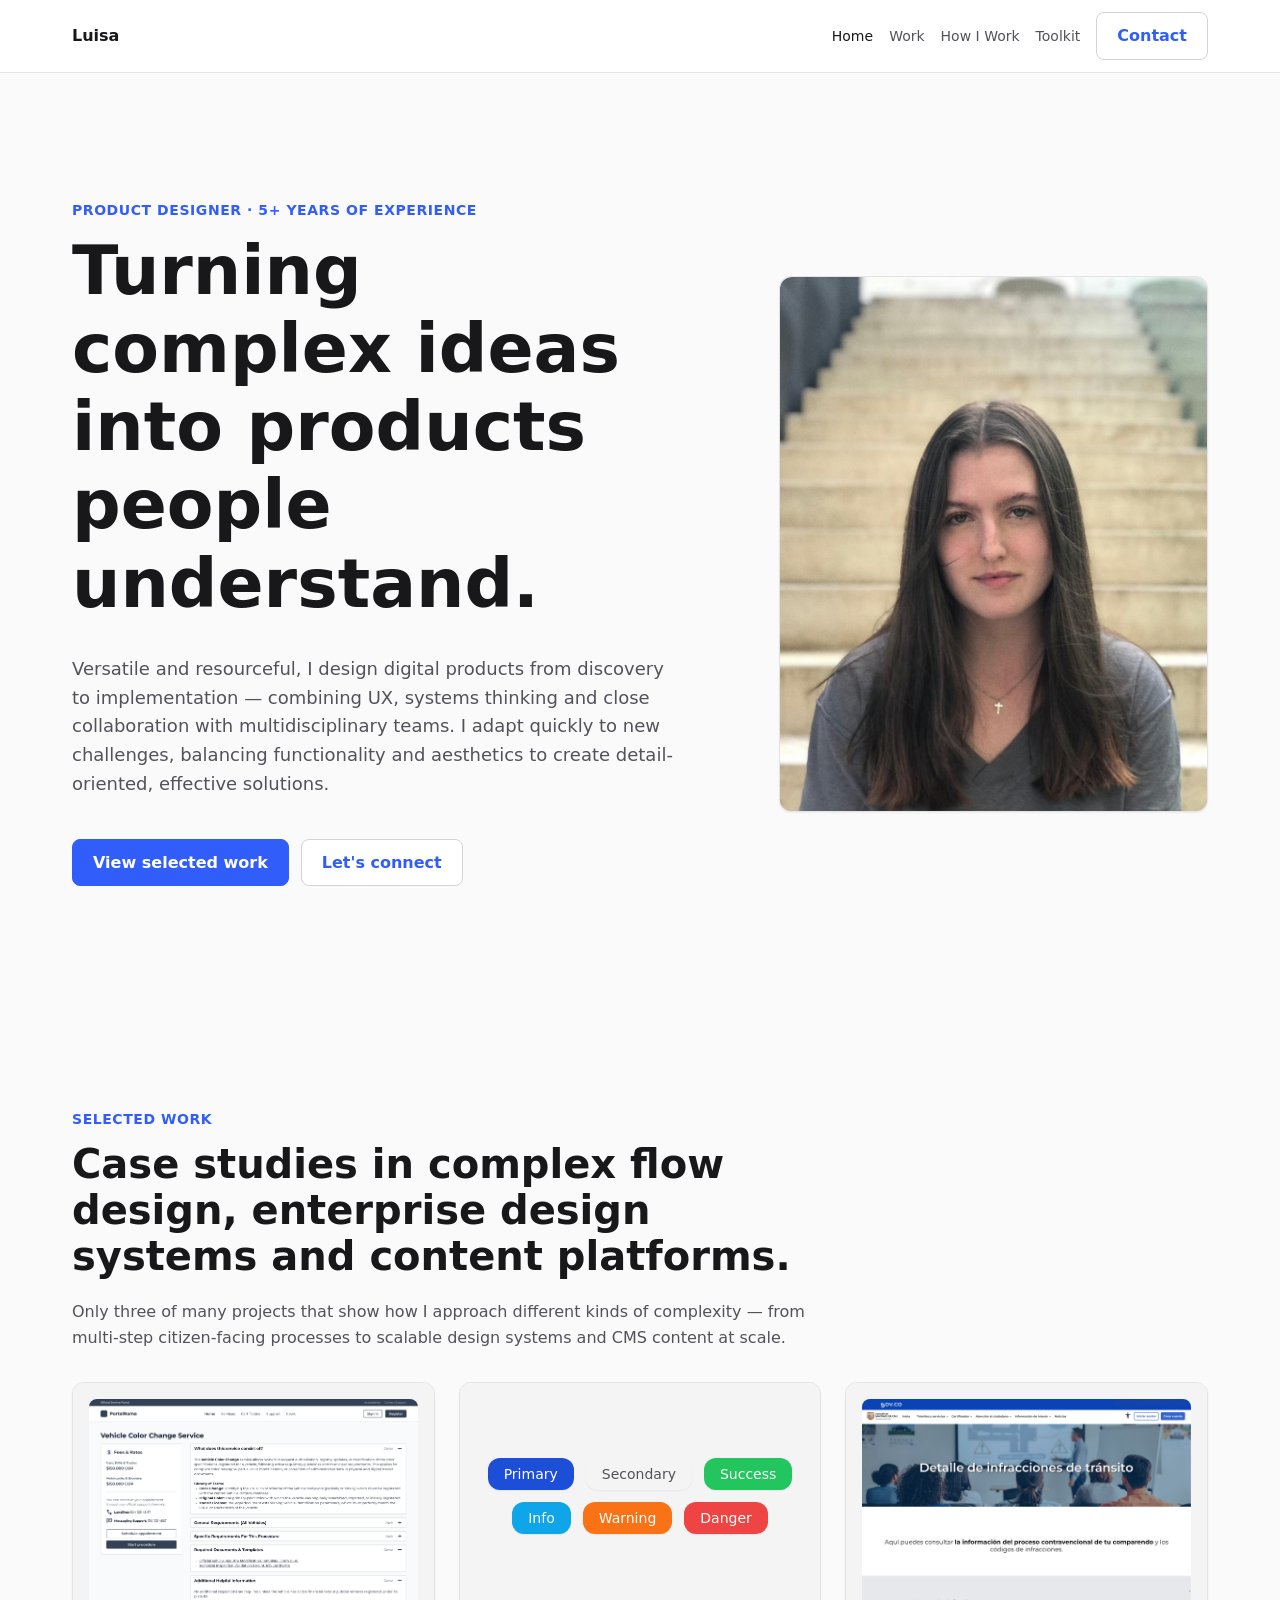
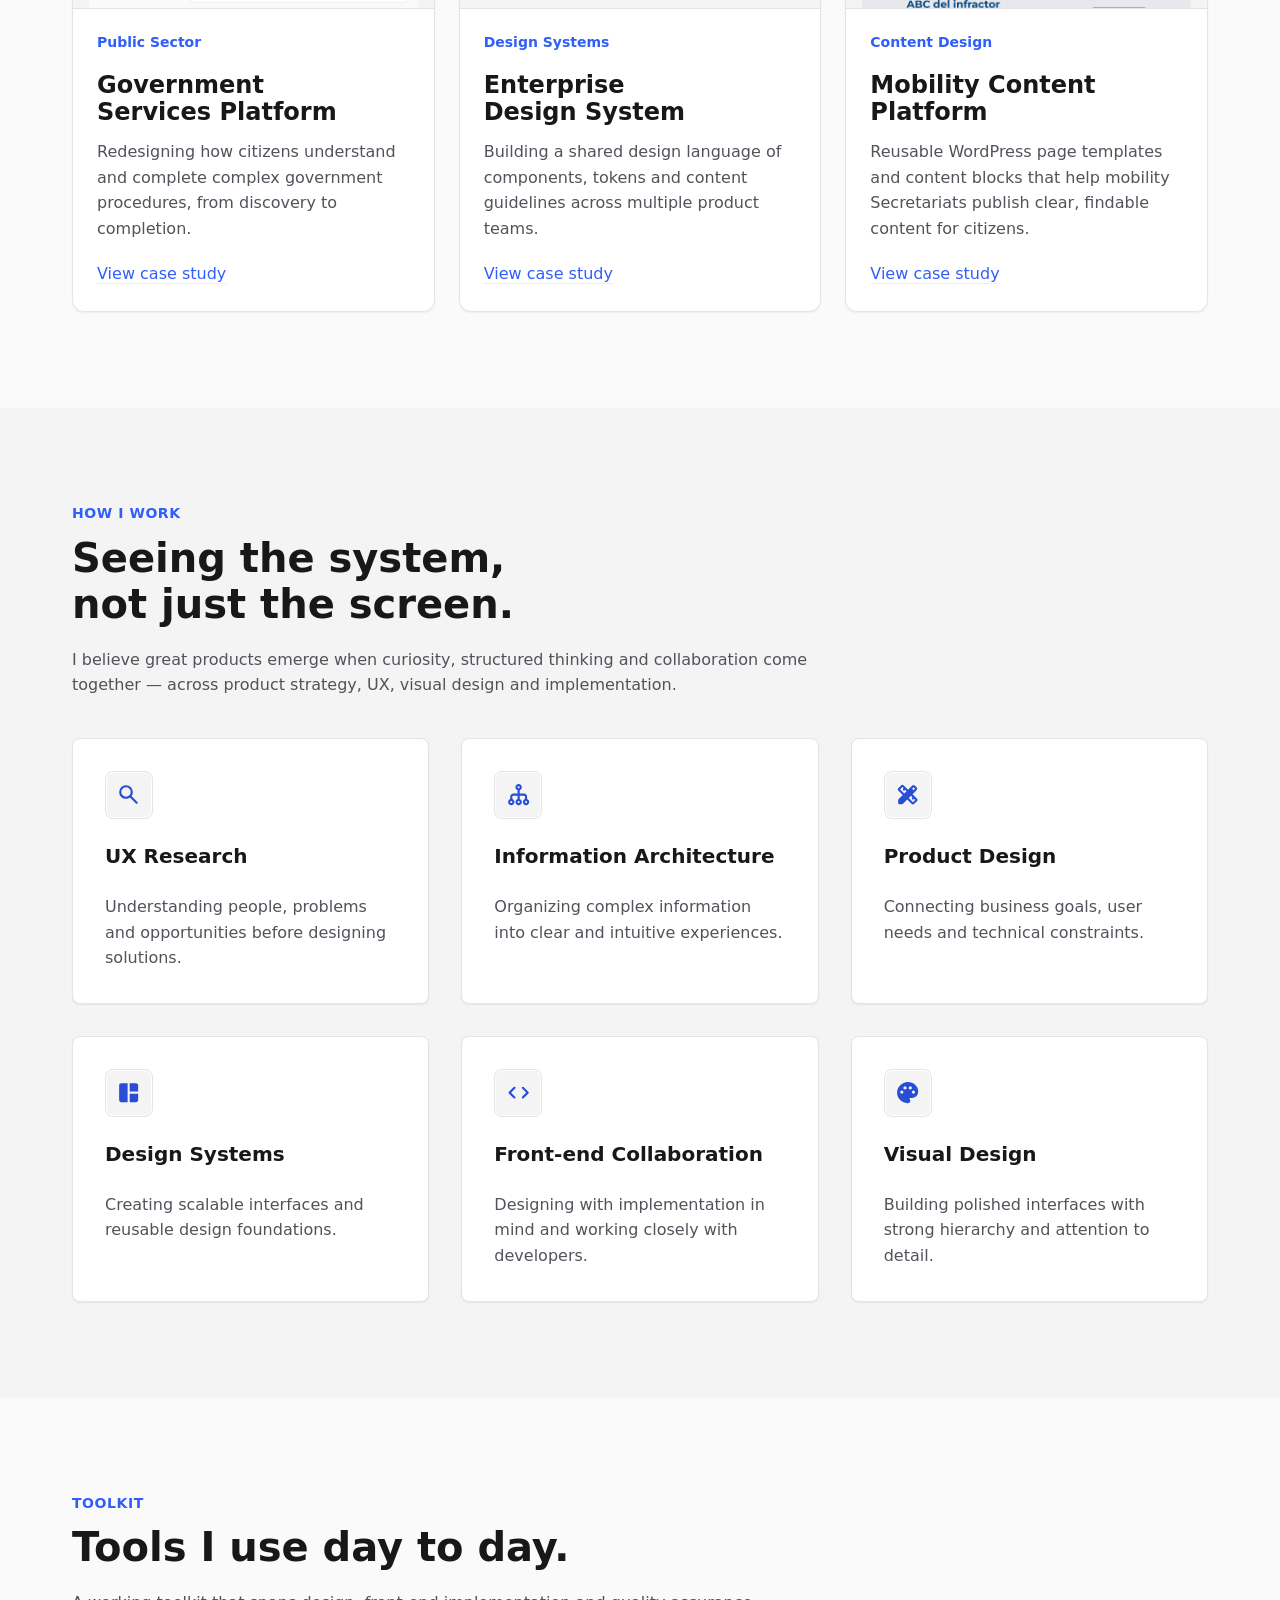
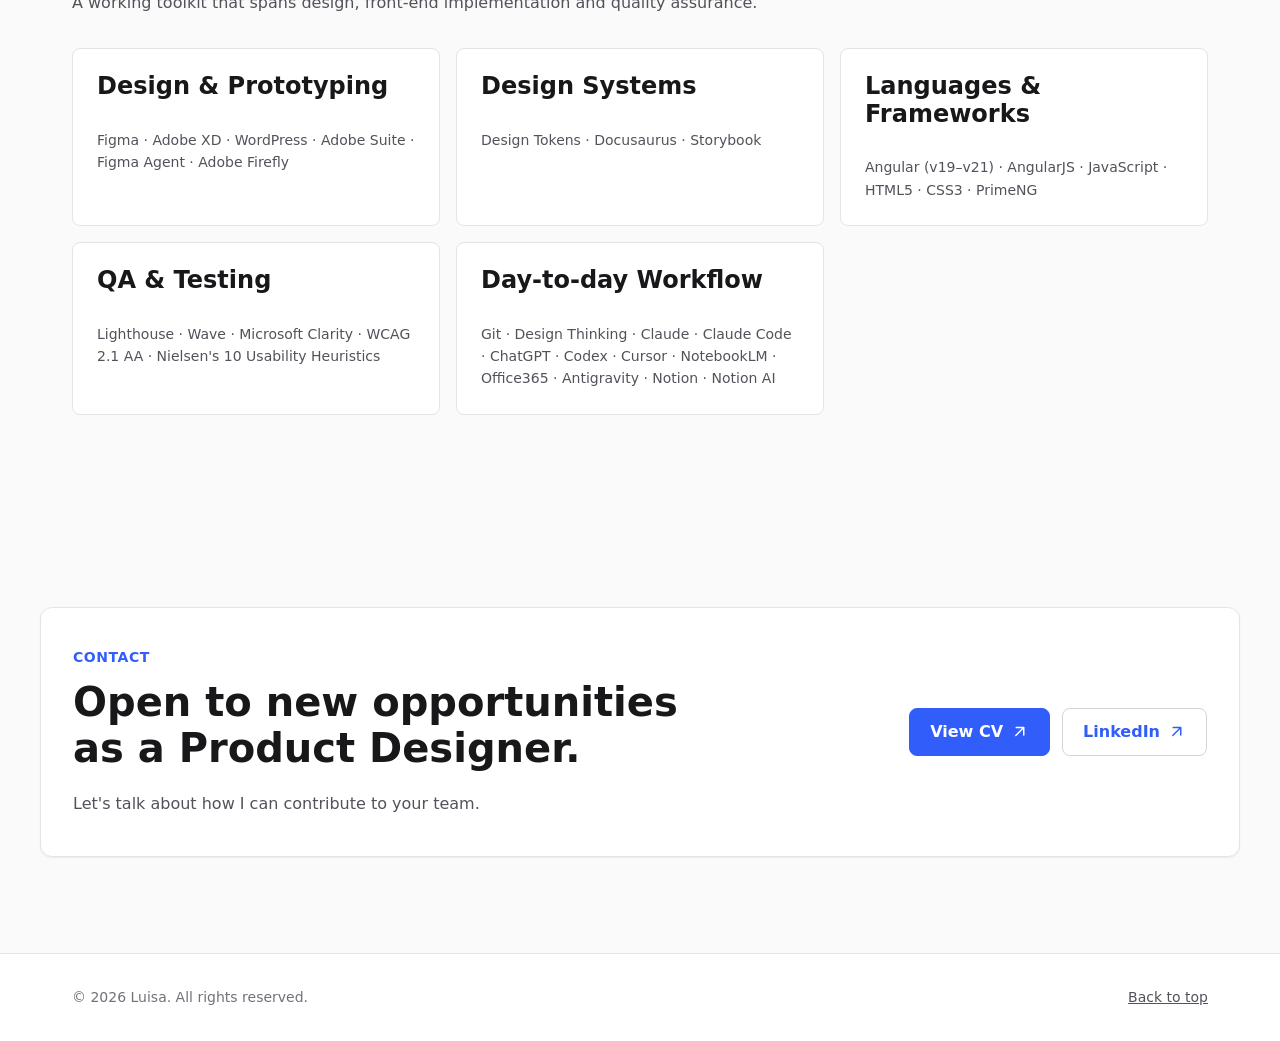
<file: index.html>
<!DOCTYPE html>
<html lang="en">
<head>
  <meta charset="utf-8">
  <meta name="viewport" content="width=device-width, initial-scale=1">
  <meta name="description" content="Portfolio homepage for Luisa, Product Designer.">
  <title>Luisa | Product Designer</title>
  <link rel="stylesheet" href="assets/css/style.css">
  <script src="assets/js/script.js" defer></script>
</head>
<body>
  <a class="skip-link" href="#main-content">Skip to main content</a>

  <header class="site-header">
    <nav class="site-nav container" aria-label="Primary navigation">
      <a class="site-logo" href="index.html" aria-label="Luisa home">Luisa</a>

      <div class="site-nav__right">
        <button type="button" class="nav-toggle" aria-expanded="false" aria-controls="site-nav-links" aria-label="Toggle navigation menu">
          <span class="nav-toggle__bar"></span>
          <span class="nav-toggle__bar"></span>
          <span class="nav-toggle__bar"></span>
        </button>

        <ul class="site-nav__links" id="site-nav-links">
          <li><a href="#hero" aria-current="page">Home</a></li>
          <li><a href="#work">Work</a></li>
          <li><a href="#expertise">How I Work</a></li>
          <li><a href="#tools">Toolkit</a></li>
        </ul>

        <a class="btn btn-secondary site-nav__action" href="#contact">Contact</a>
      </div>
    </nav>
  </header>

  <main id="main-content">
    <section class="hero section" id="hero" aria-labelledby="hero-heading">
      <div class="hero__inner container">
        <div class="hero__content">
          <p class="eyebrow">PRODUCT DESIGNER · 5+ YEARS OF EXPERIENCE</p>
          <h1 id="hero-heading">Turning complex ideas into products people understand.</h1>
          <p>
            Versatile and resourceful, I design digital products from discovery to
            implementation — combining UX, systems thinking and close collaboration with
            multidisciplinary teams. I adapt quickly to new challenges, balancing
            functionality and aesthetics to create detail-oriented, effective solutions.
          </p>
          <div class="hero__actions" aria-label="Hero actions">
            <a class="btn btn-primary" href="#work">View selected work</a>
            <a class="btn btn-secondary" href="#contact">Let&apos;s connect</a>
          </div>
        </div>

        <div class="portrait-placeholder">
          <img src="assets/images/luisa-portrait.jpg" alt="Portrait of Luisa, Product Designer">
        </div>
      </div>
    </section>

    <section class="section" id="work" aria-labelledby="work-heading">
      <div class="container">
        <div class="section__header">
          <p class="eyebrow">Selected Work</p>
          <h2 id="work-heading">Case studies in complex flow design, enterprise design systems and content platforms.</h2>
          <p>
            Only three of many projects that show how I approach different kinds of
            complexity — from multi-step citizen-facing processes to scalable design
            systems and CMS content at scale.
          </p>
        </div>

        <div class="project-grid" aria-label="Selected work">
          <article class="project-card">
            <div class="project-card__image">
              <img src="assets/images/hero-collage-service-overview.png" alt="Redesigned service overview screen for the Government Services Platform">
            </div>
            <div class="project-card__body">
              <p class="project-card__category">Public Sector</p>
              <h3>Government Services Platform</h3>
              <p>Redesigning how citizens understand and complete complex government procedures, from discovery to completion.</p>
              <a class="project-card__link" href="government-services-platform.html">View case study</a>
            </div>
          </article>

          <article class="project-card">
            <div class="project-card__image storybook-mock" role="img" aria-label="Live button variants rendered from the design system's severity tokens">
              <button type="button" class="storybook-mock__btn" style="background-color: #1D4ED8; color: #FFFFFF;" tabindex="-1">Primary</button>
              <button type="button" class="storybook-mock__btn" style="background-color: #F4F4F5; color: #52525B;" tabindex="-1">Secondary</button>
              <button type="button" class="storybook-mock__btn" style="background-color: #22C55E; color: #FFFFFF;" tabindex="-1">Success</button>
              <button type="button" class="storybook-mock__btn" style="background-color: #0EA5E9; color: #FFFFFF;" tabindex="-1">Info</button>
              <button type="button" class="storybook-mock__btn" style="background-color: #F97316; color: #FFFFFF;" tabindex="-1">Warning</button>
              <button type="button" class="storybook-mock__btn" style="background-color: #EF4444; color: #FFFFFF;" tabindex="-1">Danger</button>
            </div>
            <div class="project-card__body">
              <p class="project-card__category">Design Systems</p>
              <h3>Enterprise Design System</h3>
              <p>Building a shared design language of components, tokens and content guidelines across multiple product teams.</p>
              <a class="project-card__link" href="design-system.html">View case study</a>
            </div>
          </article>

          <article class="project-card">
            <div class="project-card__image">
              <img src="assets/images/mobility-infracciones.png" alt="Infracciones page from the Mobility Content Platform, showing a searchable table of traffic violation codes">
            </div>
            <div class="project-card__body">
              <p class="project-card__category">Content Design</p>
              <h3>Mobility Content Platform</h3>
              <p>Reusable WordPress page templates and content blocks that help mobility Secretariats publish clear, findable content for citizens.</p>
              <a class="project-card__link" href="content-pages.html">View case study</a>
            </div>
          </article>
        </div>
      </div>
    </section>

    <section class="section section--muted" id="expertise" aria-labelledby="expertise-heading">
      <div class="container">
        <div class="section__header">
          <p class="eyebrow">How I Work</p>
          <h2 id="expertise-heading">Seeing the system, not just the screen.</h2>
          <p>
            I believe great products emerge when curiosity, structured thinking and
            collaboration come together — across product strategy, UX, visual design
            and implementation.
          </p>
        </div>

        <div class="card-grid card-grid--six" aria-label="Core expertise">
          <article class="card expertise-card" tabindex="0">
            <div class="icon-placeholder" aria-hidden="true">
              <svg viewBox="0 -960 960 960"><path d="M380-320q-109 0-184.5-75.5T120-580q0-109 75.5-184.5T380-840q109 0 184.5 75.5T640-580q0 44-14 83t-38 69l224 224q11 11 11 28t-11 28q-11 11-28 11t-28-11L532-372q-30 24-69 38t-83 14Zm0-80q75 0 127.5-52.5T560-580q0-75-52.5-127.5T380-760q-75 0-127.5 52.5T200-580q0 75 52.5 127.5T380-400Z"/></svg>
            </div>
            <h3>UX Research</h3>
            <p>Understanding people, problems and opportunities before designing solutions.</p>
          </article>
          <article class="card expertise-card" tabindex="0">
            <div class="icon-placeholder" aria-hidden="true">
              <svg viewBox="0 -960 960 960"><path d="M200-80q-50 0-85-35t-35-85q0-39 22.5-70t57.5-43v-87q0-50 35-85t85-35h160v-127q-35-12-57.5-43T360-760q0-50 35-85t85-35q50 0 85 35t35 85q0 39-22.5 70T520-647v127h160q50 0 85 35t35 85v87q35 12 57.5 43t22.5 70q0 50-35 85t-85 35q-50 0-85-35t-35-85q0-39 22.5-70t57.5-43v-87q0-17-11.5-28.5T680-440H520v127q35 12 57.5 43t22.5 70q0 50-35 85t-85 35q-50 0-85-35t-35-85q0-39 22.5-70t57.5-43v-127H280q-17 0-28.5 11.5T240-400v87q35 12 57.5 43t22.5 70q0 50-35 85t-85 35Zm0-80q17 0 28.5-11.5T240-200q0-17-11.5-28.5T200-240q-17 0-28.5 11.5T160-200q0 17 11.5 28.5T200-160Zm280 0q17 0 28.5-11.5T520-200q0-17-11.5-28.5T480-240q-17 0-28.5 11.5T440-200q0 17 11.5 28.5T480-160Zm280 0q17 0 28.5-11.5T800-200q0-17-11.5-28.5T760-240q-17 0-28.5 11.5T720-200q0 17 11.5 28.5T760-160ZM480-720q17 0 28.5-11.5T520-760q0-17-11.5-28.5T480-800q-17 0-28.5 11.5T440-760q0 17 11.5 28.5T480-720Z"/></svg>
            </div>
            <h3>Information Architecture</h3>
            <p>Organizing complex information into clear and intuitive experiences.</p>
          </article>
          <article class="card expertise-card" tabindex="0">
            <div class="icon-placeholder" aria-hidden="true">
              <svg viewBox="0 -960 960 960"><path d="m352-522 86-87-56-57-16 16q-11 11-27.5 11.5T310-650q-12-12-12-28.5t12-28.5l15-15-45-45-87 87 159 158Zm328 329 87-87-45-45-16 15q-12 12-28 12t-28-12q-12-12-12-28t12-28l15-16-57-56-86 86 158 159Zm-31-510 56 56 56-56-57-57-55 57ZM160-120q-17 0-28.5-11.5T120-160v-113q0-8 3-15.5t9-13.5l163-163-173-173q-17-17-17-42t17-42l116-116q17-17 42-16.5t42 17.5l174 173 151-152q12-12 27-18t31-6q16 0 31 6t27 18l53 54q12 12 18 27t6 31q0 16-6 30.5T816-647L665-495l173 173q17 17 17 42t-17 42L722-122q-17 17-42 17t-42-17L465-295 302-132q-6 6-13.5 9t-15.5 3H160Z"/></svg>
            </div>
            <h3>Product Design</h3>
            <p>Connecting business goals, user needs and technical constraints.</p>
          </article>
          <article class="card expertise-card" tabindex="0">
            <div class="icon-placeholder" aria-hidden="true">
              <svg viewBox="0 -960 960 960"><path d="M440-120H200q-33 0-56.5-23.5T120-200v-560q0-33 23.5-56.5T200-840h240v720Zm80-400v-320h240q33 0 56.5 23.5T840-760v240H520Zm0 400v-320h320v240q0 33-23.5 56.5T760-120H520Z"/></svg>
            </div>
            <h3>Design Systems</h3>
            <p>Creating scalable interfaces and reusable design foundations.</p>
          </article>
          <article class="card expertise-card" tabindex="0">
            <div class="icon-placeholder" aria-hidden="true">
              <svg viewBox="0 -960 960 960"><path d="m193-479 155 155q11 11 11 28t-11 28q-11 11-28 11t-28-11L108-452q-6-6-8.5-13T97-480q0-8 2.5-15t8.5-13l184-184q12-12 28.5-12t28.5 12q12 12 12 28.5T349-635L193-479Zm574-2L612-636q-11-11-11-28t11-28q11-11 28-11t28 11l184 184q6 6 8.5 13t2.5 15q0 8-2.5 15t-8.5 13L668-268q-12 12-28 11.5T612-269q-12-12-12-28.5t12-28.5l155-155Z"/></svg>
            </div>
            <h3>Front-end Collaboration</h3>
            <p>Designing with implementation in mind and working closely with developers.</p>
          </article>
          <article class="card expertise-card" tabindex="0">
            <div class="icon-placeholder" aria-hidden="true">
              <svg viewBox="0 -960 960 960"><path d="M480-80q-82 0-155-31.5t-127.5-86Q143-252 111.5-325T80-480q0-83 32.5-156t88-127Q256-817 330-848.5T488-880q80 0 151 27.5t124.5 76q53.5 48.5 85 115T880-518q0 115-70 176.5T640-280h-74q-9 0-12.5 5t-3.5 11q0 12 15 34.5t15 51.5q0 50-27.5 74T480-80ZM303-457q17-17 17-43t-17-43q-17-17-43-17t-43 17q-17 17-17 43t17 43q17 17 43 17t43-17Zm120-160q17-17 17-43t-17-43q-17-17-43-17t-43 17q-17 17-17 43t17 43q17 17 43 17t43-17Zm200 0q17-17 17-43t-17-43q-17-17-43-17t-43 17q-17 17-17 43t17 43q17 17 43 17t43-17Zm120 160q17-17 17-43t-17-43q-17-17-43-17t-43 17q-17 17-17 43t17 43q17 17 43 17t43-17Z"/></svg>
            </div>
            <h3>Visual Design</h3>
            <p>Building polished interfaces with strong hierarchy and attention to detail.</p>
          </article>
        </div>
      </div>
    </section>

    <section class="section" id="tools" aria-labelledby="tools-heading">
      <div class="container">
        <div class="section__header">
          <p class="eyebrow">Toolkit</p>
          <h2 id="tools-heading">Tools I use day to day.</h2>
          <p>
            A working toolkit that spans design, front-end implementation and quality
            assurance.
          </p>
        </div>

        <div class="card-grid card-grid--three tool-groups" aria-label="Tools and technologies">
          <article class="card tool-group">
            <h3>Design &amp; Prototyping</h3>
            <p class="tool-list">Figma · Adobe XD · WordPress · Adobe Suite · Figma Agent · Adobe Firefly</p>
          </article>
          <article class="card tool-group">
            <h3>Design Systems</h3>
            <p class="tool-list">Design Tokens · Docusaurus · Storybook</p>
          </article>
          <article class="card tool-group">
            <h3>Languages &amp; Frameworks</h3>
            <p class="tool-list">Angular (v19&ndash;v21) · AngularJS · JavaScript · HTML5 · CSS3 · PrimeNG</p>
          </article>
          <article class="card tool-group">
            <h3>QA &amp; Testing</h3>
            <p class="tool-list">Lighthouse · Wave · Microsoft Clarity · WCAG 2.1 AA · Nielsen's 10 Usability Heuristics</p>
          </article>
          <article class="card tool-group">
            <h3>Day-to-day Workflow</h3>
            <p class="tool-list">Git · Design Thinking · Claude · Claude Code · ChatGPT · Codex · Cursor · NotebookLM · Office365 · Antigravity · Notion · Notion AI</p>
          </article>
        </div>
      </div>
    </section>

    <section class="section contact-cta" id="contact" aria-labelledby="contact-heading">
      <div class="contact-cta__inner container">
        <div class="contact-cta__content">
          <p class="eyebrow">Contact</p>
          <h2 id="contact-heading">Open to new opportunities as a Product Designer.</h2>
          <p>
            Let's talk about how I can contribute to your team.
          </p>
        </div>

        <address class="contact-links" aria-label="Contact links">
          <a class="btn btn-primary" href="assets/luisa-cv.pdf" target="_blank" rel="noopener noreferrer">
            View CV
            <svg class="btn__icon" aria-hidden="true" viewBox="0 -960 960 960" width="18" height="18"><path fill="currentColor" d="M640-624 284-268q-11 11-28 11t-28-11q-11-11-11-28t11-28l356-356H280q-17 0-28.5-11.5T240-720q0-17 11.5-28.5T280-760h400q17 0 28.5 11.5T720-720v400q0 17-11.5 28.5T680-280q-17 0-28.5-11.5T640-320v-304Z"/></svg>
          </a>
          <a class="btn btn-secondary" href="https://www.linkedin.com/in/luisalondonoescobar" target="_blank" rel="noopener noreferrer">
            LinkedIn
            <svg class="btn__icon" aria-hidden="true" viewBox="0 -960 960 960" width="18" height="18"><path fill="currentColor" d="M640-624 284-268q-11 11-28 11t-28-11q-11-11-11-28t11-28l356-356H280q-17 0-28.5-11.5T240-720q0-17 11.5-28.5T280-760h400q17 0 28.5 11.5T720-720v400q0 17-11.5 28.5T680-280q-17 0-28.5-11.5T640-320v-304Z"/></svg>
          </a>
        </address>
      </div>
    </section>
  </main>

  <footer class="site-footer">
    <div class="container site-footer__inner">
      <p>&copy; 2026 Luisa. All rights reserved.</p>
      <a href="#hero">Back to top</a>
    </div>
  </footer>
</body>
</html>
</file>
<file: assets/css/style.css>
/* ==========================================================================
   Design Tokens
   ========================================================================== */

@import url("tokens.css");

/* ==========================================================================
   Base
   ========================================================================== */

*,
*::before,
*::after {
  box-sizing: border-box;
}

html {
  min-width: var(--layout-page-min);
  font-family: var(--font-family-base);
  font-size: var(--font-size-base);
  line-height: var(--line-height-base);
  color: var(--color-ink);
  background: var(--color-surface);
  scroll-behavior: var(--motion-scroll-behavior);
}

body {
  margin: var(--space-0);
  font-family: inherit;
  font-size: var(--font-size-base);
  font-weight: var(--font-weight-regular);
  line-height: inherit;
  letter-spacing: var(--letter-spacing-normal);
  color: inherit;
  background: inherit;
}

main {
  width: var(--layout-full);
}

.skip-link {
  position: fixed;
  inset-block-start: var(--space-2);
  inset-inline-start: var(--space-2);
  z-index: var(--z-index-toast);
  padding-block: var(--space-2);
  padding-inline: var(--space-3);
  color: var(--color-white);
  background-color: var(--color-accent);
  border-radius: var(--radius-md);
  font-size: var(--font-size-sm);
  font-weight: var(--font-weight-semibold);
  line-height: var(--line-height-snug);
  text-decoration-line: none;
  transform: translateY(calc(-1 * var(--layout-header-height)));
  transition-duration: var(--motion-duration-fast);
  transition-property: transform;
  transition-timing-function: var(--motion-easing-standard);
}

.skip-link:focus-visible {
  transform: translateY(var(--space-0));
}

/* ==========================================================================
   Typography
   ========================================================================== */

main :where(h1, h2, h3, h4) {
  margin-block: var(--space-0) var(--space-4);
  font-family: var(--font-family-heading);
  font-weight: var(--font-weight-semibold);
  line-height: var(--line-height-tight);
  letter-spacing: var(--letter-spacing-normal);
  color: var(--color-ink-strong);
  text-wrap: balance;
}

main h1 {
  font-size: var(--font-size-3xl);
  margin-block-end: var(--space-6);
}

main h2 {
  font-size: var(--font-size-2xl);
  margin-block-end: var(--space-5);
}

main h3 {
  font-size: var(--font-size-xl);
}

main h4 {
  font-size: var(--font-size-lg);
}

main p {
  max-width: var(--layout-content-narrow);
  margin-block: var(--space-0) var(--space-5);
  font-size: var(--font-size-base);
  line-height: var(--line-height-base);
  color: var(--color-ink-muted);
}

main small {
  font-size: var(--font-size-sm);
  line-height: var(--line-height-snug);
  color: var(--color-ink-soft);
}

main strong {
  font-weight: var(--font-weight-semibold);
  color: var(--color-ink-strong);
}

main a {
  color: var(--color-accent);
  font-weight: var(--font-weight-medium);
  text-decoration-line: underline;
  text-decoration-color: var(--color-accent-soft);
  text-decoration-thickness: var(--text-decoration-thickness);
  text-underline-offset: var(--space-1);
  transition-duration: var(--motion-duration-fast);
  transition-property: color, text-decoration-color;
  transition-timing-function: var(--motion-easing-standard);
}

main a:hover {
  color: var(--color-accent-strong);
  text-decoration-color: var(--color-accent-strong);
}

main a:active {
  color: var(--color-accent-strong);
}

.eyebrow {
  margin-block-end: var(--space-3);
  font-size: var(--font-size-sm);
  font-weight: var(--font-weight-semibold);
  line-height: var(--line-height-snug);
  letter-spacing: var(--letter-spacing-wide);
  color: var(--color-accent);
  text-transform: uppercase;
}

/* ==========================================================================
   Layout
   ========================================================================== */

.container {
  width: min(var(--layout-full), var(--layout-content-max));
  margin-inline: auto;
  padding-inline: var(--layout-gutter);
}

.container-narrow {
  width: min(var(--layout-full), var(--layout-content-narrow));
  margin-inline: auto;
  padding-inline: var(--layout-gutter);
}

.section {
  padding-block: var(--layout-section-gap);
}

.section--muted {
  background-color: var(--color-surface-muted);
}

.section__inner {
  display: grid;
  gap: var(--space-8);
}

.section__header {
  max-width: var(--layout-content-narrow);
}

.section__content {
  max-width: var(--layout-content-narrow);
}

.text-flow > *:last-child {
  margin-block-end: var(--space-0);
}

/* ==========================================================================
   Header
   ========================================================================== */

.site-header {
  position: sticky;
  inset-block-start: var(--space-0);
  z-index: var(--z-index-sticky);
  min-height: var(--layout-header-height);
  background-color: var(--color-surface-raised);
  border-block-end: var(--border-width-sm) solid var(--color-border);
}

.site-nav {
  position: relative;
  display: flex;
  align-items: center;
  justify-content: space-between;
  gap: var(--space-4);
  min-height: var(--layout-header-height);
}

.site-nav__right {
  display: flex;
  align-items: center;
  gap: var(--space-4);
}

.nav-toggle {
  display: inline-flex;
  flex: none;
  flex-direction: column;
  align-items: center;
  justify-content: center;
  gap: 0.25rem;
  width: 2.5rem;
  height: 2.5rem;
  padding: var(--space-0);
  background-color: transparent;
  border: var(--border-width-sm) solid var(--color-border-strong);
  border-radius: var(--radius-md);
  cursor: pointer;
}

.nav-toggle__bar {
  display: block;
  width: 1.125rem;
  height: 2px;
  background-color: var(--color-ink-strong);
  border-radius: var(--radius-pill);
  transition: transform var(--motion-duration-fast) var(--motion-easing-standard),
              opacity var(--motion-duration-fast) var(--motion-easing-standard);
}

.nav-toggle[aria-expanded="true"] .nav-toggle__bar:nth-child(1) {
  transform: translateY(6px) rotate(45deg);
}

.nav-toggle[aria-expanded="true"] .nav-toggle__bar:nth-child(2) {
  opacity: 0;
}

.nav-toggle[aria-expanded="true"] .nav-toggle__bar:nth-child(3) {
  transform: translateY(-6px) rotate(-45deg);
}

.site-logo {
  flex: none;
  color: var(--color-ink-strong);
  font-weight: var(--font-weight-bold);
  line-height: var(--line-height-snug);
  text-decoration-line: none;
}

.site-logo:hover {
  color: var(--color-accent);
}

.site-nav__links {
  display: none;
  align-items: center;
  gap: var(--space-4);
  margin: var(--space-0);
  padding: var(--space-0);
  list-style: none;
  overflow-x: auto;
}

@media (max-width: 47.99em) {
  .site-nav__links.is-open {
    display: flex;
    position: absolute;
    inset-inline: var(--space-0);
    inset-block-start: 100%;
    flex-direction: column;
    align-items: stretch;
    gap: var(--space-1);
    padding: var(--space-4);
    background-color: var(--color-surface-raised);
    border-block-end: var(--border-width-sm) solid var(--color-border);
    box-shadow: var(--shadow-md);
    overflow: visible;
  }

  .site-nav__links.is-open a {
    width: var(--layout-full);
    padding-inline: var(--space-2);
  }
}

.site-nav ul {
  margin: var(--space-0);
  padding: var(--space-0);
  list-style: none;
}

.site-nav__links a {
  display: inline-flex;
  align-items: center;
  min-height: var(--layout-button-min-height);
  color: var(--color-ink-muted);
  font-size: var(--font-size-sm);
  font-weight: var(--font-weight-medium);
  line-height: var(--line-height-snug);
  text-decoration-line: none;
  transition-duration: var(--motion-duration-fast);
  transition-property: color;
  transition-timing-function: var(--motion-easing-standard);
}

.site-nav__links a:hover,
.site-nav__links a[aria-current="page"] {
  color: var(--color-ink-strong);
}

.site-nav__action {
  flex: none;
}

/* ==========================================================================
   Hero
   ========================================================================== */

.hero {
  padding-block: var(--space-24);
}

.hero__inner {
  display: grid;
  align-items: center;
  gap: var(--space-16);
}

.hero__content {
  max-width: 52rem;
}

.hero h1 {
  max-width: 12ch;
  margin-block-end: var(--space-8);
  font-size: var(--font-size-4xl);
}

.hero p:not(.eyebrow) {
  max-width: 38rem;
  font-size: var(--font-size-md);
  line-height: var(--line-height-base);
}

.hero__actions {
  display: flex;
  flex-wrap: wrap;
  gap: var(--space-3);
  margin-block-start: var(--space-10);
}

.portrait-placeholder,
.project-card__image {
  display: grid;
  place-items: center;
  color: var(--color-ink-soft);
  background-color: var(--color-surface-muted);
  border: var(--border-width-sm) solid var(--color-border);
  border-radius: var(--radius-lg);
  box-shadow: var(--shadow-sm);
}

.portrait-placeholder {
  min-height: 24rem;
  aspect-ratio: 4 / 5;
  width: min(100%, 28rem);
  overflow: hidden;
  padding: 0;
}

.portrait-placeholder img {
  width: 100%;
  height: 100%;
  object-fit: cover;
  object-position: top center;
  border-radius: inherit;
}

.portrait-placeholder span,
.project-card__image span {
  font-size: var(--font-size-sm);
  font-weight: var(--font-weight-medium);
  line-height: var(--line-height-snug);
}

/* ==========================================================================
   Media
   ========================================================================== */

img,
picture,
svg {
  display: block;
  max-width: var(--layout-full);
}

img {
  width: var(--layout-full);
  height: auto;
  border-radius: var(--radius-md);
}

/* ==========================================================================
   Lists
   ========================================================================== */

main :where(ul, ol) {
  margin-block: var(--space-0) var(--space-6);
  padding-inline-start: var(--space-6);
}

main :where(li) {
  padding-inline-start: var(--space-1);
}

main :where(li + li) {
  margin-block-start: var(--space-2);
}

/* ==========================================================================
   Cards
   ========================================================================== */

.card-grid {
  display: grid;
  gap: var(--space-4);
  margin-block-start: var(--space-8);
}

.card {
  min-height: 100%;
  padding: var(--space-6);
  background-color: var(--color-surface-raised);
  border: var(--border-width-sm) solid var(--color-border);
  border-radius: var(--radius-md);
}

.card h3 {
  margin-block-end: var(--space-3);
}

.card p {
  margin-block-end: var(--space-0);
}

.tool-group {
  display: flex;
  flex-direction: column;
  align-items: flex-start;
  gap: var(--space-4);
  min-height: 20rem;
  min-height: 0;
}

.tool-list {
  margin-block: var(--space-0);
  color: var(--color-ink-muted);
  font-size: var(--font-size-sm);
  line-height: var(--line-height-base);
}

.expertise-card {
  display: flex;
  flex-direction: column;
  align-items: flex-start;
}

.icon-placeholder {
  width: var(--space-10);
  height: var(--space-10);
  margin-block-end: var(--space-5);
  background-color: var(--color-accent-soft);
  border: var(--border-width-sm) solid var(--color-border-strong);
  border-radius: var(--radius-md);
  display: flex;
  align-items: center;
  justify-content: center;
}

.icon-placeholder svg {
  width: 55%;
  height: 55%;
  fill: var(--color-accent-strong);
  stroke: var(--color-accent-strong);
}

#approach .card-grid,
#expertise .card-grid {
  gap: var(--space-6);
  margin-block-start: var(--space-10);
}

#approach .card,
#expertise .card {
  display: flex;
  flex-direction: column;
  padding: var(--space-8);
  border-color: var(--color-border);
  box-shadow: var(--shadow-sm);
  transition-duration: var(--motion-duration-base);
  transition-property: border-color, box-shadow;
  transition-timing-function: var(--motion-easing-standard);
}

#approach .card:hover,
#approach .card:focus-within,
#approach .card:focus-visible,
#expertise .card:hover,
#expertise .card:focus-within,
#expertise .card:focus-visible {
  border-color: var(--color-border-strong);
  box-shadow: var(--shadow-md);
}

#approach .card h3,
#expertise .card h3 {
  margin-block-end: var(--space-4);
  font-size: var(--font-size-lg);
  line-height: var(--line-height-snug);
}

#approach .card p,
#expertise .card p {
  max-width: none;
  color: var(--color-ink-muted);
}

#expertise .expertise-card {
  gap: var(--space-2);
}

#expertise .icon-placeholder {
  width: var(--space-12);
  height: var(--space-12);
  margin-block-end: var(--space-4);
  background-color: var(--color-surface-muted);
  border-color: var(--color-border);
  box-shadow: inset 0 0 0 var(--border-width-sm) var(--color-surface-raised);
}

/* ==========================================================================
   Project Cards
   ========================================================================== */

.project-grid {
  display: grid;
  gap: var(--space-6);
  margin-block-start: var(--space-8);
}

.project-card {
  display: flex;
  flex-direction: column;
  overflow: hidden;
  background-color: var(--color-surface-raised);
  border: var(--border-width-sm) solid var(--color-border);
  border-radius: var(--radius-lg);
  box-shadow: var(--shadow-sm);
}

.project-card__image {
  min-height: clamp(10rem, 45vw, 14rem);
  aspect-ratio: 16 / 10;
  overflow: hidden;
  padding: var(--space-4);
  background-color: var(--color-surface-muted);
  border: var(--border-width-none);
  border-block-end: var(--border-width-sm) solid var(--color-border);
  border-radius: var(--radius-none);
  box-shadow: var(--shadow-none);
}

.project-card__image img {
  width: 100%;
  height: 100%;
  object-fit: cover;
  object-position: top center;
  border-radius: var(--radius-md);
}

.project-card__image--gradient-a {
  background: linear-gradient(135deg, var(--color-accent-soft), var(--color-accent));
}

.project-card__image--gradient-b {
  background: linear-gradient(135deg, var(--color-accent), var(--color-accent-strong));
}

.project-card__mark {
  font-size: var(--font-size-4xl);
  font-weight: var(--font-weight-bold);
  color: var(--color-surface-raised);
  opacity: 0.85;
  letter-spacing: 0.05em;
}

.project-card__body {
  display: flex;
  flex: auto;
  flex-direction: column;
  padding: var(--space-6);
}

.project-card__category {
  margin-block-end: var(--space-3);
  font-size: var(--font-size-sm);
  font-weight: var(--font-weight-semibold);
  line-height: var(--line-height-snug);
  color: var(--color-accent);
}

.project-card h3 {
  margin-block-end: var(--space-3);
}

.project-card p {
  margin-block-end: var(--space-5);
}

.project-card a {
  margin-block-start: auto;
}

.project-card__link {
  align-self: flex-start;
}

/* ==========================================================================
   Case Study Template
   ========================================================================== */

.case-study {
  background-color: var(--color-surface);
}

.case-hero {
  padding-block: var(--space-16) var(--space-8);
}

.case-hero__inner {
  display: grid;
  gap: var(--space-12);
}

.case-hero__content {
  max-width: none;
}

.case-hero h1 {
  max-width: 24ch;
  margin-block-end: var(--space-8);
  font-size: var(--font-size-4xl);
}

.case-hero p:not(.eyebrow) {
  max-width: 42rem;
  font-size: var(--font-size-md);
  line-height: var(--line-height-base);
}

.metadata-panel,
.highlight-callout,
.quote-block,
.insight-card,
.metric-card,
.next-project__inner {
  background-color: var(--color-surface-raised);
  border: var(--border-width-sm) solid var(--color-border);
  border-radius: var(--radius-md);
  box-shadow: var(--shadow-sm);
}

.metadata-panel {
  align-self: start;
  padding: var(--space-6);
}

.metadata-panel h2 {
  margin-block-end: var(--space-6);
  font-size: var(--font-size-lg);
}

.metadata-list {
  display: grid;
  gap: var(--space-5);
  margin: var(--space-0);
}

.metadata-list div {
  padding-block-end: var(--space-5);
  border-block-end: var(--border-width-sm) solid var(--color-border);
}

.metadata-list div:last-child {
  padding-block-end: var(--space-0);
  border-block-end: var(--border-width-none);
}

.metadata-list dt {
  margin-block-end: var(--space-1);
  color: var(--color-ink-soft);
  font-size: var(--font-size-sm);
  font-weight: var(--font-weight-semibold);
  line-height: var(--line-height-snug);
}

.metadata-list dd {
  margin: var(--space-0);
  color: var(--color-ink-strong);
  line-height: var(--line-height-snug);
}

.hero-media-panel {
  display: grid;
  gap: var(--space-3);
  align-self: start;
}

.hero-media-panel__image {
  width: 100%;
  aspect-ratio: 16 / 10;
  object-fit: cover;
  object-position: top center;
  display: block;
  background-color: var(--color-surface-muted);
  border: var(--border-width-sm) solid var(--color-border);
  border-radius: var(--radius-md);
  box-shadow: var(--shadow-sm);
}

.case-section__inner {
  display: grid;
  gap: var(--space-8);
}

.case-section__header {
  max-width: 36rem;
}

.case-section__body {
  max-width: var(--layout-content-narrow);
}

.case-section__body > *:last-child {
  margin-block-end: var(--space-0);
}

.highlight-callout {
  margin-block: var(--space-8) var(--space-0);
  padding: var(--space-6);
}

.highlight-callout p {
  margin-block-end: var(--space-0);
  color: var(--color-ink);
  font-weight: var(--font-weight-medium);
}

/* Section Insight — a soft, closing thought reached along the way,
   deliberately understated so it doesn't read as another content block. */
.section-insight {
  max-width: var(--layout-content-narrow);
  margin-block-start: var(--space-12);
  padding-block-start: var(--space-8);
  border-block-start: var(--border-width-sm) solid var(--color-border);
}

.section-insight__label {
  margin-block-end: var(--space-2);
  color: var(--color-ink-soft);
  font-size: var(--font-size-xs);
  font-weight: var(--font-weight-semibold);
  letter-spacing: var(--letter-spacing-wide);
  text-transform: uppercase;
}

.section-insight__quote {
  margin-block-end: var(--space-3);
  color: var(--color-ink);
  font-size: var(--font-size-lg);
  font-style: italic;
  font-weight: var(--font-weight-medium);
  line-height: var(--line-height-snug);
}

.section-insight__body {
  margin-block-end: var(--space-0);
  color: var(--color-ink-soft);
  font-size: var(--font-size-sm);
  line-height: var(--line-height-loose);
}

.quote-block {
  margin: var(--space-8) var(--space-0) var(--space-0);
  padding: var(--space-6);
}

.quote-block p {
  margin-block-end: var(--space-4);
  color: var(--color-ink-strong);
  font-size: var(--font-size-md);
}

.quote-block cite {
  color: var(--color-ink-soft);
  font-size: var(--font-size-sm);
  font-style: normal;
}

.insight-grid,
.metric-grid,
.image-gallery {
  display: grid;
  gap: var(--space-6);
  margin-block-start: var(--space-8);
}

.insight-card,
.metric-card {
  padding: var(--space-6);
}

.insight-card h3,
.metric-card h3 {
  margin-block-end: var(--space-3);
  font-size: var(--font-size-lg);
  line-height: var(--line-height-snug);
}

.insight-card p,
.metric-card p {
  margin-block-end: var(--space-0);
}

.metric-card__value {
  margin-block-end: var(--space-4);
  color: var(--color-accent);
  font-size: var(--font-size-2xl);
  font-weight: var(--font-weight-semibold);
  line-height: var(--line-height-tight);
}

.token-card__swatch {
  display: block;
  width: 100%;
  height: 3rem;
  margin-block-end: var(--space-4);
  background-color: var(--color-surface-muted);
  border: var(--border-width-sm) solid var(--color-border);
  border-radius: var(--radius-sm);
}

.token-card__name {
  display: inline-block;
  padding: var(--space-1) var(--space-2);
  color: var(--color-ink-strong);
  background-color: var(--color-surface-muted);
  border-radius: var(--radius-sm);
  font-family: var(--font-family-mono);
  font-size: var(--font-size-sm);
  font-weight: var(--font-weight-medium);
}

.token-card h3 {
  margin-block-end: var(--space-3);
}

.process-timeline {
  display: grid;
  gap: var(--space-6);
  margin-block: var(--space-10) var(--space-0);
  padding-inline-start: var(--space-0);
  list-style: none;
}

.process-timeline li {
  position: relative;
  padding: var(--space-6);
  padding-inline-start: var(--space-8);
  background-color: var(--color-surface-raised);
  border: var(--border-width-sm) solid var(--color-border);
  border-radius: var(--radius-md);
}

.process-timeline li::before {
  position: absolute;
  inset-block-start: var(--space-6);
  inset-inline-start: var(--space-5);
  width: var(--space-2);
  height: var(--space-2);
  content: "";
  background-color: var(--color-accent);
  border-radius: var(--radius-pill);
}

.process-timeline li + li {
  margin-block-start: var(--space-0);
}

.process-timeline h3 {
  margin-block-end: var(--space-3);
  font-size: var(--font-size-lg);
}

.process-timeline p {
  margin-block-end: var(--space-0);
}

.media-placeholder,
.process-diagram {
  margin-block: var(--space-0) var(--layout-section-gap);
}

.media-placeholder div,
.process-diagram div {
  display: grid;
  min-height: clamp(12rem, 45vw, 18rem);
  place-items: center;
  overflow: hidden;
  color: var(--color-ink-soft);
  background-color: var(--color-surface-muted);
  border: var(--border-width-sm) solid var(--color-border);
  border-radius: var(--radius-md);
}

.media-placeholder div img,
.process-diagram div img {
  width: 100%;
  height: 100%;
  object-fit: cover;
  object-position: top center;
  display: block;
}

.media-placeholder--wide div {
  min-height: 22rem;
}

.process-diagram div {
  min-height: 20rem;
}

.media-placeholder span,
.process-diagram span {
  font-size: var(--font-size-sm);
  font-weight: var(--font-weight-medium);
}

.media-placeholder figcaption,
.process-diagram figcaption {
  max-width: var(--layout-content-narrow);
  margin-block-start: var(--space-3);
  color: var(--color-ink-soft);
  font-size: var(--font-size-sm);
  line-height: var(--line-height-snug);
}

.screenshot-frame {
  padding: var(--space-3);
  background-color: var(--color-surface-raised);
  border: var(--border-width-sm) solid var(--color-border);
  border-radius: var(--radius-lg);
  box-shadow: var(--shadow-sm);
}

.screenshot-frame div {
  overflow: hidden;
  border-radius: var(--radius-md);
}

/* ==========================================================================
   Image Annotation Components
   ========================================================================== */

.annotated-media {
  margin-block: var(--space-0) var(--layout-section-gap);
}

.annotated-media__frame {
  position: relative;
  overflow: hidden;
  padding: var(--space-3);
  background-color: var(--color-surface-raised);
  border: var(--border-width-sm) solid var(--color-border);
  border-radius: var(--radius-lg);
  box-shadow: var(--shadow-sm);
}

.annotated-media__stage {
  position: relative;
  width: 100%;
  aspect-ratio: 16 / 10;
  min-height: clamp(12rem, 45vw, 18rem);
  display: grid;
  place-items: center;
  color: var(--color-ink-soft);
  background-color: var(--color-surface-muted);
  border-radius: var(--radius-md);
  border: var(--border-width-sm) solid var(--color-border);
  overflow: hidden;
}

.annotated-media__stage img {
  position: absolute;
  inset: 0;
  width: 100%;
  height: 100%;
  object-fit: cover;
  object-position: top left;
  display: block;
  border-radius: var(--radius-md);
}

.annotated-media--full .annotated-media__stage {
  aspect-ratio: 16 / 9;
  min-height: 24rem;
}

/* Hero Collage: three product screens combined into one featured image */
.hero-collage-stage {
  padding: 0;
  background-color: var(--color-surface-muted);
}

.hero-collage {
  position: absolute;
  inset: 0;
  display: grid;
  grid-template-columns: repeat(3, 1fr);
  gap: var(--space-2);
  padding: var(--space-2);
}

.hero-collage-stage .hero-collage__tile {
  position: static;
  inset: auto;
  width: 100%;
  height: 100%;
  aspect-ratio: 4 / 5;
  object-fit: cover;
  object-position: top center;
  border-radius: var(--radius-md);
  border: var(--border-width-sm) solid var(--color-border);
  box-shadow: var(--shadow-sm);
  display: block;
}

@media (max-width: 640px) {
  .hero-collage {
    grid-template-columns: 1fr;
    grid-template-rows: repeat(3, 1fr);
  }
}

/* Callout Marker Pin */
.annotation-marker {
  position: absolute;
  display: inline-flex;
  align-items: center;
  justify-content: center;
  width: 1.875rem;
  height: 1.875rem;
  color: var(--color-white);
  background-color: var(--color-accent);
  border: 2px solid var(--color-white);
  border-radius: var(--radius-pill);
  font-family: var(--font-family-base);
  font-size: var(--font-size-xs);
  font-weight: var(--font-weight-bold);
  line-height: 1;
  box-shadow: var(--shadow-md);
  z-index: var(--z-index-raised);
  transform: translate(-50%, -50%);
  transition: transform var(--motion-duration-fast) var(--motion-easing-standard),
              background-color var(--motion-duration-fast) var(--motion-easing-standard);
  cursor: pointer;
}

.annotation-marker:hover,
.annotation-marker:focus-visible {
  transform: translate(-50%, -50%) scale(1.15);
  background-color: var(--color-accent-strong);
}

/* Annotation Legend Grid */
.annotation-legend {
  display: grid;
  gap: var(--space-4);
  margin-block-start: var(--space-6);
}

.annotation-card {
  display: grid;
  grid-template-columns: auto 1fr;
  gap: var(--space-4);
  align-items: start;
  padding: var(--space-5);
  background-color: var(--color-surface-raised);
  border: var(--border-width-sm) solid var(--color-border);
  border-radius: var(--radius-md);
  box-shadow: var(--shadow-sm);
}

.annotation-card__number {
  display: inline-flex;
  align-items: center;
  justify-content: center;
  width: 1.75rem;
  height: 1.75rem;
  color: var(--color-white);
  background-color: var(--color-accent);
  border-radius: var(--radius-pill);
  font-size: var(--font-size-xs);
  font-weight: var(--font-weight-bold);
  flex-shrink: 0;
  margin-block-start: 0.125rem;
}

.annotation-card__body h4 {
  margin-block-end: var(--space-1);
  color: var(--color-ink-strong);
  font-size: var(--font-size-base);
  font-weight: var(--font-weight-semibold);
  line-height: var(--line-height-snug);
}

.annotation-card__body p {
  margin-block-end: var(--space-0);
  color: var(--color-ink-muted);
  font-size: var(--font-size-sm);
  line-height: var(--line-height-base);
}

/* Three Image Comparison Component */
.three-image-grid {
  display: grid;
  gap: var(--space-6);
  margin-block-start: var(--space-8);
}

.three-image-card {
  display: flex;
  flex-direction: column;
  background-color: var(--color-surface-raised);
  border: var(--border-width-sm) solid var(--color-border);
  border-radius: var(--radius-md);
  box-shadow: var(--shadow-sm);
  overflow: hidden;
}

.three-image-card__stage {
  position: relative;
  width: 100%;
  aspect-ratio: 16 / 10;
  min-height: 12rem;
  display: grid;
  place-items: center;
  background-color: var(--color-surface-muted);
  border-block-end: var(--border-width-sm) solid var(--color-border);
  color: var(--color-ink-soft);
  font-size: var(--font-size-sm);
  font-weight: var(--font-weight-medium);
  overflow: hidden;
}

.three-image-card__stage img {
  position: absolute;
  inset: 0;
  width: 100%;
  height: 100%;
  object-fit: cover;
  object-position: top left;
  display: block;
}

.three-image-card__content {
  padding: var(--space-5);
  display: flex;
  flex-direction: column;
  gap: var(--space-2);
}

.three-image-card__badge {
  display: inline-flex;
  align-items: center;
  gap: var(--space-2);
  color: var(--color-accent);
  font-size: var(--font-size-xs);
  font-weight: var(--font-weight-bold);
  text-transform: uppercase;
  letter-spacing: var(--letter-spacing-wide);
}

.three-image-card__title {
  margin-block-end: var(--space-1);
  color: var(--color-ink-strong);
  font-size: var(--font-size-base);
  font-weight: var(--font-weight-semibold);
}

.three-image-card__desc {
  margin-block-end: var(--space-0);
  color: var(--color-ink-muted);
  font-size: var(--font-size-sm);
  line-height: var(--line-height-base);
}

/* Process Diagram Flow Component */
.process-diagram-flow {
  display: grid;
  align-items: stretch;
  gap: var(--space-6);
  margin-block-start: var(--space-8);
}

.process-step-card {
  position: relative;
  display: grid;
  align-content: start;
  gap: var(--space-4);
  height: 100%;
  padding: var(--space-6);
  background-color: var(--color-surface-raised);
  border: var(--border-width-sm) solid var(--color-border);
  border-radius: var(--radius-md);
  box-shadow: var(--shadow-sm);
}

.process-step-card__header {
  display: flex;
  align-items: center;
  gap: var(--space-3);
}

.process-step-card__step {
  display: inline-flex;
  align-items: center;
  justify-content: center;
  width: 2rem;
  height: 2rem;
  color: var(--color-accent);
  background-color: var(--color-accent-soft);
  border-radius: var(--radius-pill);
  font-size: var(--font-size-sm);
  font-weight: var(--font-weight-bold);
}

.process-step-card__title {
  color: var(--color-ink-strong);
  font-size: var(--font-size-base);
  font-weight: var(--font-weight-semibold);
  margin: var(--space-0);
}

.process-step-card__diagram {
  aspect-ratio: 16 / 10;
  min-height: 10rem;
  display: grid;
  place-items: center;
  overflow: hidden;
  background-color: var(--color-surface-muted);
  border: var(--border-width-sm) solid var(--color-border);
  border-radius: var(--radius-md);
  color: var(--color-ink-soft);
  font-size: var(--font-size-sm);
  font-weight: var(--font-weight-medium);
}

.process-step-card__diagram img {
  width: 100%;
  height: 100%;
  min-height: 10rem;
  object-fit: cover;
  object-position: top center;
  display: block;
}

/* Pipeline step diagrams — live mockups instead of screenshots */
.figma-mock {
  position: relative;
  background-image: radial-gradient(var(--color-border) 1px, transparent 1px);
  background-size: 14px 14px;
}

.figma-mock__label {
  position: absolute;
  top: var(--space-3);
  left: var(--space-3);
  color: var(--color-accent);
  font-family: var(--font-family-mono);
  font-size: var(--font-size-xs);
  font-weight: var(--font-weight-medium);
}

.figma-mock__button {
  padding-block: 0.5rem;
  padding-inline: 1rem;
  color: var(--color-white);
  background-color: #1d4ed8;
  border: var(--border-width-none);
  border-radius: 0.75rem;
  box-shadow: var(--shadow-sm);
  font-family: var(--font-family-base);
  font-size: var(--font-size-base);
  font-weight: var(--font-weight-medium);
  cursor: default;
}

.docs-mock {
  place-items: start;
  padding: var(--space-5);
  color: var(--color-white);
  background-color: var(--color-ink-strong);
  text-align: left;
}

.docs-mock__title {
  margin-block-end: var(--space-2);
  color: var(--color-white);
  font-size: var(--font-size-base);
  font-weight: var(--font-weight-semibold);
}

.docs-mock__list {
  display: grid;
  gap: var(--space-1);
  margin: var(--space-0);
  padding-inline-start: var(--space-4);
  color: var(--color-border-strong);
  font-size: var(--font-size-xs);
  line-height: var(--line-height-tight);
}

.docs-mock__list strong {
  color: var(--color-white);
}

.storybook-mock {
  display: flex;
  flex-wrap: wrap;
  align-content: center;
  justify-content: center;
  gap: var(--space-3);
  padding: var(--space-6);
}

.storybook-mock__btn {
  padding-block: 0.5rem;
  padding-inline: 1rem;
  border: var(--border-width-none);
  border-radius: 0.75rem;
  box-shadow: var(--shadow-sm);
  font-family: var(--font-family-base);
  font-size: var(--font-size-sm);
  font-weight: var(--font-weight-medium);
  cursor: default;
}

.process-step-card__explanation {
  color: var(--color-ink-muted);
  font-size: var(--font-size-sm);
  line-height: var(--line-height-base);
  margin-block-end: var(--space-0);
}

/* Small Editorial Captions */
.editorial-caption {
  display: block;
  margin-block-start: var(--space-3);
  color: var(--color-ink-soft);
  font-size: var(--font-size-xs);
  line-height: var(--line-height-snug);
  letter-spacing: 0.01em;
}

.editorial-caption strong {
  color: var(--color-ink-strong);
}

.comparison-grid,
.decision-stack,
.journey-list {
  display: grid;
  gap: var(--space-8);
  margin-block-start: var(--space-10);
}

.before-after-stack {
  display: grid;
  gap: var(--space-12);
  margin-block-start: var(--space-10);
}

.before-after-pair__title {
  margin-block-end: var(--space-0);
  color: var(--color-ink-strong);
  font-size: var(--font-size-lg);
  font-weight: var(--font-weight-semibold);
}

.before-after-pair .comparison-grid {
  margin-block-start: var(--space-4);
}

.comparison-grid .media-placeholder,
.decision-block .media-placeholder {
  margin-block-end: var(--space-0);
}

.role-list {
  display: grid;
  gap: var(--space-3);
  margin-block: var(--space-8) var(--space-0);
  padding-inline-start: var(--space-0);
  list-style: none;
}

.role-list li {
  padding: var(--space-4);
  color: var(--color-ink);
  background-color: var(--color-surface-raised);
  border: var(--border-width-sm) solid var(--color-border);
  border-radius: var(--radius-md);
  font-weight: var(--font-weight-medium);
}

.role-list li + li {
  margin-block-start: var(--space-0);
}

.decision-block {
  display: grid;
  gap: var(--space-6);
  align-items: center;
  padding-block: var(--space-8);
  border-block-start: var(--border-width-sm) solid var(--color-border);
}

.decision-block:first-child {
  border-block-start: var(--border-width-none);
}

.decision-block__content {
  max-width: var(--layout-content-narrow);
}

.decision-block h3 {
  margin-block-end: var(--space-4);
  font-size: var(--font-size-2xl);
}

.decision-block p {
  margin-block-end: var(--space-0);
}

.journey-list {
  padding-inline-start: var(--space-0);
  list-style: none;
}

.journey-list li {
  position: relative;
  display: grid;
  gap: var(--space-4);
  padding: var(--space-6);
  background-color: var(--color-surface-raised);
  border: var(--border-width-sm) solid var(--color-border);
  border-radius: var(--radius-md);
  box-shadow: var(--shadow-sm);
}

.journey-list li + li {
  margin-block-start: var(--space-0);
}

.journey-thumbnail {
  min-height: 7rem;
  background-color: var(--color-surface-muted);
  border: var(--border-width-sm) solid var(--color-border);
  border-radius: var(--radius-md);
}

.journey-list h3 {
  margin-block-end: var(--space-0);
  font-size: var(--font-size-md);
  line-height: var(--line-height-snug);
}

.image-gallery {
  margin-block-start: var(--space-10);
}

.image-gallery .media-placeholder {
  margin-inline: var(--space-0);
  margin-block-end: var(--space-0);
}

.next-project__inner {
  display: grid;
  gap: var(--space-6);
  align-items: center;
  padding-block: var(--space-10);
}

.next-project p:last-child {
  margin-block-end: var(--space-0);
}

/* ==========================================================================
   Contact CTA
   ========================================================================== */

.contact-cta__inner {
  display: grid;
  gap: var(--space-6);
  align-items: center;
  padding-block: var(--space-10);
  background-color: var(--color-surface-raised);
  border: var(--border-width-sm) solid var(--color-border);
  border-radius: var(--radius-lg);
  box-shadow: var(--shadow-sm);
}

.contact-cta p:last-child {
  margin-block-end: var(--space-0);
}

.contact-links {
  display: flex;
  flex-direction: row;
  flex-wrap: wrap;
  gap: var(--space-3);
  font-style: normal;
}

.contact-links a {
  overflow-wrap: anywhere;
  white-space: nowrap;
}

/* ==========================================================================
   Footer
   ========================================================================== */

.site-footer {
  padding-block: var(--space-8);
  color: var(--color-ink-soft);
  background-color: var(--color-surface-raised);
  border-block-start: var(--border-width-sm) solid var(--color-border);
}

.site-footer__inner {
  display: flex;
  flex-direction: column;
  gap: var(--space-3);
}

.site-footer p {
  margin: var(--space-0);
  font-size: var(--font-size-sm);
}

.site-footer a {
  color: var(--color-ink-muted);
  font-size: var(--font-size-sm);
  font-weight: var(--font-weight-medium);
}

/* ==========================================================================
   Buttons
   ========================================================================== */

.btn {
  display: inline-flex;
  align-items: center;
  justify-content: center;
  min-height: var(--layout-button-min-height);
  padding-block: var(--space-3);
  padding-inline: var(--space-5);
  border-color: var(--color-transparent);
  border-style: solid;
  border-width: var(--border-width-sm);
  border-radius: var(--radius-md);
  font-family: var(--font-family-base);
  font-size: var(--font-size-base);
  font-weight: var(--font-weight-semibold);
  line-height: var(--line-height-snug);
  text-align: center;
  text-decoration-line: none;
  cursor: pointer;
  transition-duration: var(--motion-duration-fast);
  transition-property: background-color, border-color, box-shadow, color;
  transition-timing-function: var(--motion-easing-standard);
}

.btn-primary {
  color: var(--color-white);
  background-color: var(--color-accent);
  border-color: var(--color-accent);
}

.btn-primary:hover {
  color: var(--color-white);
  background-color: var(--color-accent-strong);
  border-color: var(--color-accent-strong);
}

.btn-primary:active {
  color: var(--color-white);
  background-color: var(--color-accent-strong);
  border-color: var(--color-accent-strong);
}

.btn-secondary {
  color: var(--color-accent);
  background-color: var(--color-surface-raised);
  border-color: var(--color-border-strong);
}

.btn-secondary:hover {
  color: var(--color-accent-strong);
  background-color: var(--color-accent-soft);
  border-color: var(--color-accent);
}

.btn-secondary:active {
  color: var(--color-accent-strong);
  background-color: var(--color-accent-soft);
  border-color: var(--color-accent-strong);
}

.btn:focus-visible {
  box-shadow: var(--shadow-md);
}

.btn:active {
  box-shadow: var(--shadow-sm);
}

.btn:disabled,
.btn[aria-disabled="true"] {
  opacity: var(--opacity-disabled);
  cursor: not-allowed;
}

.btn__icon {
  flex-shrink: 0;
  margin-inline-start: var(--space-2);
}

/* ==========================================================================
   Accessibility
   ========================================================================== */

:focus-visible {
  outline-color: var(--color-focus);
  outline-style: solid;
  outline-width: var(--space-1);
  outline-offset: var(--space-1);
}

@media (prefers-reduced-motion: reduce) {
  html {
    scroll-behavior: var(--motion-scroll-behavior-reduced);
  }

  *,
  *::before,
  *::after {
    transition-duration: var(--motion-duration-none);
    animation-duration: var(--motion-duration-none);
  }
}

/* ==========================================================================
   Responsive Layout
   ========================================================================== */

@media (min-width: 48em) {
  .nav-toggle {
    display: none;
  }

  .site-nav__links {
    display: flex;
  }

  .section__inner {
    grid-template-columns: minmax(var(--space-0), 1fr) minmax(var(--space-0), 1fr);
  }

  .hero__inner {
    grid-template-columns: minmax(var(--space-0), 1.2fr) minmax(18rem, 0.8fr);
  }

  .portrait-placeholder {
    justify-self: end;
  }

  .card-grid--three,
  .card-grid--six {
    grid-template-columns: repeat(2, minmax(var(--space-0), 1fr));
  }

  .project-grid {
    grid-template-columns: repeat(2, minmax(var(--space-0), 1fr));
  }

  .contact-cta__inner {
    grid-template-columns: minmax(var(--space-0), 1fr) auto;
  }

  .contact-links {
    align-items: flex-end;
  }

  .site-footer__inner {
    flex-direction: row;
    align-items: center;
    justify-content: space-between;
  }

  .case-hero__inner {
    grid-template-columns: 1fr;
    align-items: start;
  }

  .case-section__inner {
    grid-template-columns: minmax(14rem, 0.45fr) minmax(var(--space-0), 1fr);
  }

  .insight-grid,
  .metric-grid,
  .image-gallery {
    grid-template-columns: repeat(2, minmax(var(--space-0), 1fr));
  }

  .comparison-grid {
    grid-template-columns: repeat(2, minmax(var(--space-0), 1fr));
  }

  .role-list {
    grid-template-columns: repeat(2, minmax(var(--space-0), 1fr));
  }

  .decision-block {
    grid-template-columns: minmax(var(--space-0), 0.8fr) minmax(var(--space-0), 1.2fr);
    gap: var(--space-10);
    padding-block: var(--space-12);
  }

  .decision-block--text-only {
    grid-template-columns: minmax(var(--space-0), 1fr);
  }

  .decision-block--text-only .decision-block__content {
    max-width: var(--layout-content-narrow);
  }

  .decision-stack--columns {
    grid-template-columns: repeat(3, minmax(var(--space-0), 1fr));
    gap: var(--space-8);
    align-items: start;
  }

  .decision-stack--columns .decision-block--text-only {
    align-items: start;
  }

  .decision-stack--columns .decision-block--text-only {
    padding-block: var(--space-0);
    border-block-start: var(--border-width-none);
    border-inline-start: var(--border-width-sm) solid var(--color-border);
    padding-inline-start: var(--space-6);
  }

  .decision-stack--columns .decision-block--text-only:first-child {
    border-inline-start: var(--border-width-none);
    padding-inline-start: var(--space-0);
  }

  .journey-list {
    grid-template-columns: repeat(3, minmax(var(--space-0), 1fr));
  }

  .next-project__inner {
    grid-template-columns: minmax(var(--space-0), 1fr) auto;
  }

  .annotation-legend {
    grid-template-columns: repeat(2, minmax(var(--space-0), 1fr));
  }

  .three-image-grid {
    grid-template-columns: repeat(3, minmax(var(--space-0), 1fr));
  }

  .process-diagram-flow {
    grid-template-columns: repeat(3, minmax(var(--space-0), 1fr));
  }
}

@media (min-width: 64em) {
  .hero {
    padding-block: var(--space-32);
  }

  main h1 {
    font-size: var(--font-size-4xl);
  }

  main h2 {
    font-size: var(--font-size-3xl);
  }

  .hero h1 {
    font-size: calc(var(--font-size-4xl) + var(--space-4));
  }

  .card-grid--three,
  .card-grid--six {
    grid-template-columns: repeat(3, minmax(var(--space-0), 1fr));
  }

  .comparison-grid--gallery {
    grid-template-columns: repeat(3, minmax(var(--space-0), 1fr));
  }

  #approach .card-grid,
  #expertise .card-grid {
    gap: var(--space-8);
  }

  .case-hero {
    padding-block: var(--space-20) var(--space-12);
  }

  .case-hero h1 {
    font-size: calc(var(--font-size-4xl) + var(--space-4));
  }

  .insight-grid,
  .metric-grid {
    grid-template-columns: repeat(3, minmax(var(--space-0), 1fr));
  }

  .role-list {
    grid-template-columns: repeat(3, minmax(var(--space-0), 1fr));
  }

  .journey-list {
    grid-template-columns: repeat(6, minmax(var(--space-0), 1fr));
  }

  .media-placeholder--wide div {
    min-height: 30rem;
  }

  .process-diagram div {
    min-height: 26rem;
  }

  .project-grid {
    grid-template-columns: repeat(3, minmax(var(--space-0), 1fr));
  }

  .annotation-legend--three {
    grid-template-columns: repeat(3, minmax(var(--space-0), 1fr));
  }
}

/* ==========================================================================
   Lightbox / Fullscreen Image Viewer
   ========================================================================== */

.lightbox-dialog {
  position: fixed;
  inset: 0;
  width: 100vw;
  height: 100vh;
  max-width: 100vw;
  max-height: 100vh;
  margin: 0;
  padding: var(--space-6);
  background-color: rgb(0 0 0 / 0.88);
  backdrop-filter: blur(12px);
  border: none;
  display: flex;
  flex-direction: column;
  align-items: center;
  justify-content: center;
  z-index: var(--z-index-overlay);
  opacity: 0;
  visibility: hidden;
  transition: opacity var(--motion-duration-base) var(--motion-easing-standard),
              visibility var(--motion-duration-base) var(--motion-easing-standard);
}

.lightbox-dialog[open] {
  opacity: 1;
  visibility: visible;
}

.lightbox-close {
  position: absolute;
  top: var(--space-6);
  right: var(--space-6);
  width: 2.75rem;
  height: 2.75rem;
  display: inline-flex;
  align-items: center;
  justify-content: center;
  color: var(--color-white);
  background-color: rgb(255 255 255 / 0.15);
  border: 1px solid rgb(255 255 255 / 0.25);
  border-radius: var(--radius-pill);
  font-size: var(--font-size-xl);
  line-height: 1;
  cursor: pointer;
  transition: background-color var(--motion-duration-fast) var(--motion-easing-standard),
              transform var(--motion-duration-fast) var(--motion-easing-standard);
  z-index: 10;
}

.lightbox-close:hover,
.lightbox-close:focus-visible {
  background-color: rgb(255 255 255 / 0.35);
  color: var(--color-white);
  transform: scale(1.08);
}

.lightbox-content {
  display: flex;
  flex-direction: column;
  align-items: center;
  justify-content: center;
  max-width: 92vw;
  max-height: 88vh;
}

.lightbox-content img {
  max-width: 100%;
  max-height: 80vh;
  object-fit: contain;
  border-radius: var(--radius-md);
  box-shadow: var(--shadow-lg);
}

.lightbox-caption {
  margin-block-start: var(--space-4);
  color: var(--color-white);
  font-size: var(--font-size-sm);
  line-height: var(--line-height-base);
  text-align: center;
  max-width: 48rem;
}

/* Clickable Zoom Cues on Images */
.lightbox-trigger {
  cursor: zoom-in;
}

.annotated-media__stage.lightbox-trigger::after {
  content: "Click to expand";
  position: absolute;
  bottom: var(--space-3);
  right: var(--space-3);
  padding: var(--space-1) var(--space-3);
  background-color: rgb(24 24 27 / 0.8);
  color: var(--color-white);
  font-size: var(--font-size-xs);
  font-weight: var(--font-weight-medium);
  border-radius: var(--radius-pill);
  backdrop-filter: blur(4px);
  opacity: 0;
  transition: opacity var(--motion-duration-fast) var(--motion-easing-standard);
  pointer-events: none;
  z-index: 5;
}

.annotated-media__stage.lightbox-trigger:hover::after {
  opacity: 1;
}

/* ==========================================================================
   Interactive Flow Demo
   ========================================================================== */

.flow-demo {
  margin-block-start: var(--space-10);
}

.flow-demo__frame {
  position: relative;
  aspect-ratio: 16 / 10;
  overflow: hidden;
  padding: var(--space-4);
  background-color: var(--color-surface-muted);
  border: var(--border-width-sm) solid var(--color-border);
  border-radius: var(--radius-lg);
  box-shadow: var(--shadow-sm);
}

.flow-demo__image {
  position: absolute;
  inset: var(--space-4);
  width: calc(100% - (var(--space-4) * 2));
  height: calc(100% - (var(--space-4) * 2));
  object-fit: contain;
  object-position: center;
  border-radius: var(--radius-md);
  display: block;
  opacity: 0;
  animation: flow-demo-fade-in var(--motion-duration-base) var(--motion-easing-standard) forwards;
}

@keyframes flow-demo-fade-in {
  from {
    opacity: 0;
  }
  to {
    opacity: 1;
  }
}

.flow-demo__controls {
  display: flex;
  align-items: center;
  gap: var(--space-3);
  margin-block-start: var(--space-6);
}

.flow-demo__nav {
  display: inline-flex;
  align-items: center;
  justify-content: center;
  flex-shrink: 0;
  width: 2.5rem;
  height: 2.5rem;
  color: var(--color-ink);
  background-color: var(--color-surface-raised);
  border: var(--border-width-sm) solid var(--color-border);
  border-radius: var(--radius-pill);
  font-size: var(--font-size-base);
  cursor: pointer;
  transition: background-color var(--motion-duration-fast) var(--motion-easing-standard),
              border-color var(--motion-duration-fast) var(--motion-easing-standard);
}

.flow-demo__nav:hover,
.flow-demo__nav:focus-visible {
  background-color: var(--color-accent-soft);
  border-color: var(--color-accent);
  color: var(--color-accent);
}

.flow-demo__steps {
  display: flex;
  flex-wrap: wrap;
  gap: var(--space-2);
  flex: 1;
}

.flow-demo__step {
  display: inline-flex;
  align-items: center;
  gap: var(--space-2);
  padding: var(--space-2) var(--space-4);
  background-color: var(--color-surface-raised);
  border: var(--border-width-sm) solid var(--color-border);
  border-radius: var(--radius-pill);
  color: var(--color-ink-soft);
  font-size: var(--font-size-sm);
  font-weight: var(--font-weight-medium);
  cursor: pointer;
  transition: background-color var(--motion-duration-fast) var(--motion-easing-standard),
              border-color var(--motion-duration-fast) var(--motion-easing-standard),
              color var(--motion-duration-fast) var(--motion-easing-standard);
}

.flow-demo__step-number {
  display: inline-flex;
  align-items: center;
  justify-content: center;
  width: 1.25rem;
  height: 1.25rem;
  background-color: var(--color-surface-muted);
  border-radius: var(--radius-pill);
  font-size: var(--font-size-xs);
  font-weight: var(--font-weight-bold);
}

.flow-demo__step:hover {
  border-color: var(--color-accent);
  color: var(--color-ink);
}

.flow-demo__step.is-active {
  background-color: var(--color-accent);
  border-color: var(--color-accent);
  color: var(--color-white);
}

.flow-demo__step.is-active .flow-demo__step-number {
  background-color: rgb(255 255 255 / 0.25);
  color: var(--color-white);
}

@media (max-width: 640px) {
  .flow-demo__step-label {
    display: none;
  }

  .flow-demo__step {
    padding: var(--space-2);
  }
}
</file>
